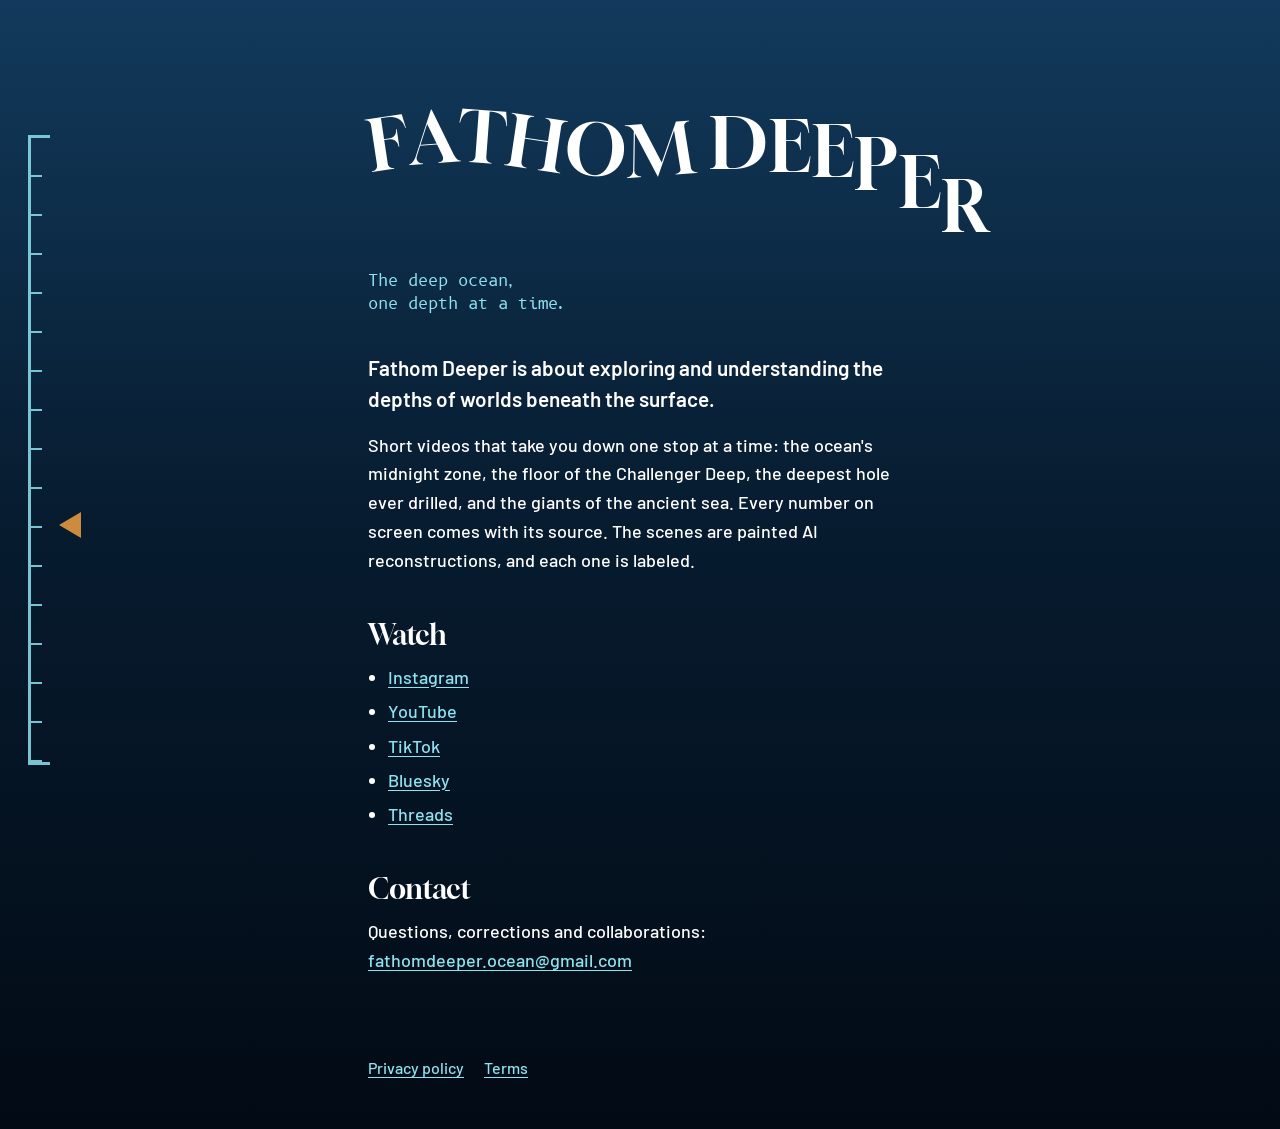
<file: index.html>
<!doctype html>
<html lang="en">
<head>
  <meta charset="utf-8">
  <meta name="viewport" content="width=device-width, initial-scale=1">
  <title>Fathom Deeper</title>
  <meta name="description" content="Fathom Deeper is about exploring and understanding the depths of worlds beneath the surface.">
  <link rel="stylesheet" href="style.css">
</head>
<body>
  <div class="gauge" aria-hidden="true"></div>
  <main>
    <h1 class="wordmark" aria-label="Fathom Deeper">
      <span aria-hidden="true"><span style="--r:-8.51deg">F</span><span style="--y:-0.087em;--r:-4.28deg">A</span><span style="--y:-0.087em;--r:4.28deg">T</span><span style="--r:8.51deg">H</span><span style="--y:0.087em;--r:4.28deg">O</span><span style="--y:0.087em;--r:-4.28deg">M</span>
      <span>D</span><span style="--y:0.04em">E</span><span style="--y:0.12em">E</span><span style="--y:0.3em">P</span><span style="--y:0.56em">E</span><span style="--y:0.9em">R</span></span>
    </h1>
    <p class="tagline">The deep ocean,<br>one depth at a time.</p>

    <p class="lede">Fathom Deeper is about exploring and understanding the depths of worlds beneath the surface.</p>
    <p>Short videos that take you down one stop at a time: the ocean's midnight zone, the floor of the Challenger Deep, the deepest hole ever drilled, and the giants of the ancient sea. Every number on screen comes with its source. The scenes are painted AI reconstructions, and each one is labeled.</p>

    <h2>Watch</h2>
    <ul>
      <li><a href="https://www.instagram.com/fathomdeeper/">Instagram</a></li>
      <li><a href="https://www.youtube.com/@fathomdeeper">YouTube</a></li>
      <li><a href="https://www.tiktok.com/@fathomdeeper">TikTok</a></li>
      <li><a href="https://bsky.app/profile/fathomdeeper.bsky.social">Bluesky</a></li>
      <li><a href="https://www.threads.com/@fathomdeeper">Threads</a></li>
    </ul>

    <h2>Contact</h2>
    <p>Questions, corrections and collaborations: <a href="mailto:fathomdeeper.ocean@gmail.com">fathomdeeper.ocean@gmail.com</a></p>
  </main>
  <footer class="site-footer">
    <p><a href="privacy.html">Privacy policy</a><a href="terms.html">Terms</a></p>
  </footer>
</body>
</html>
</file>
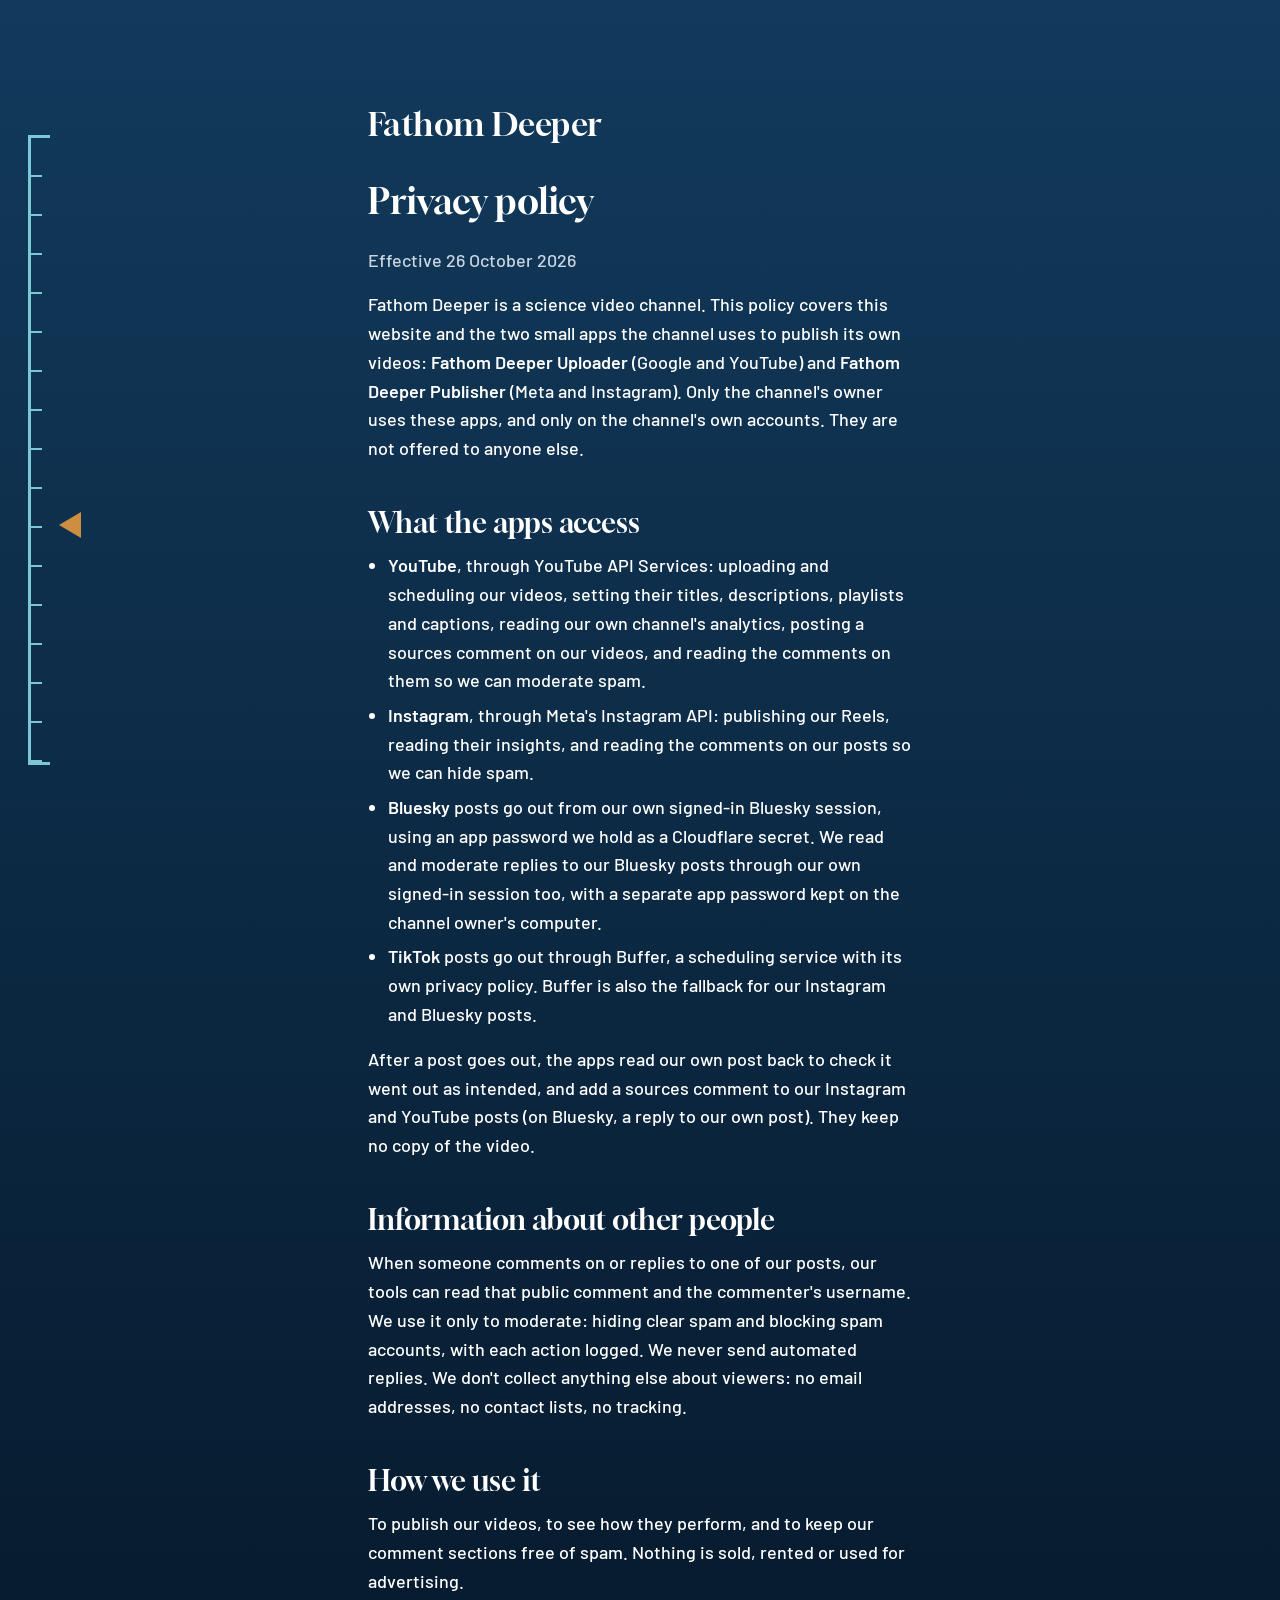
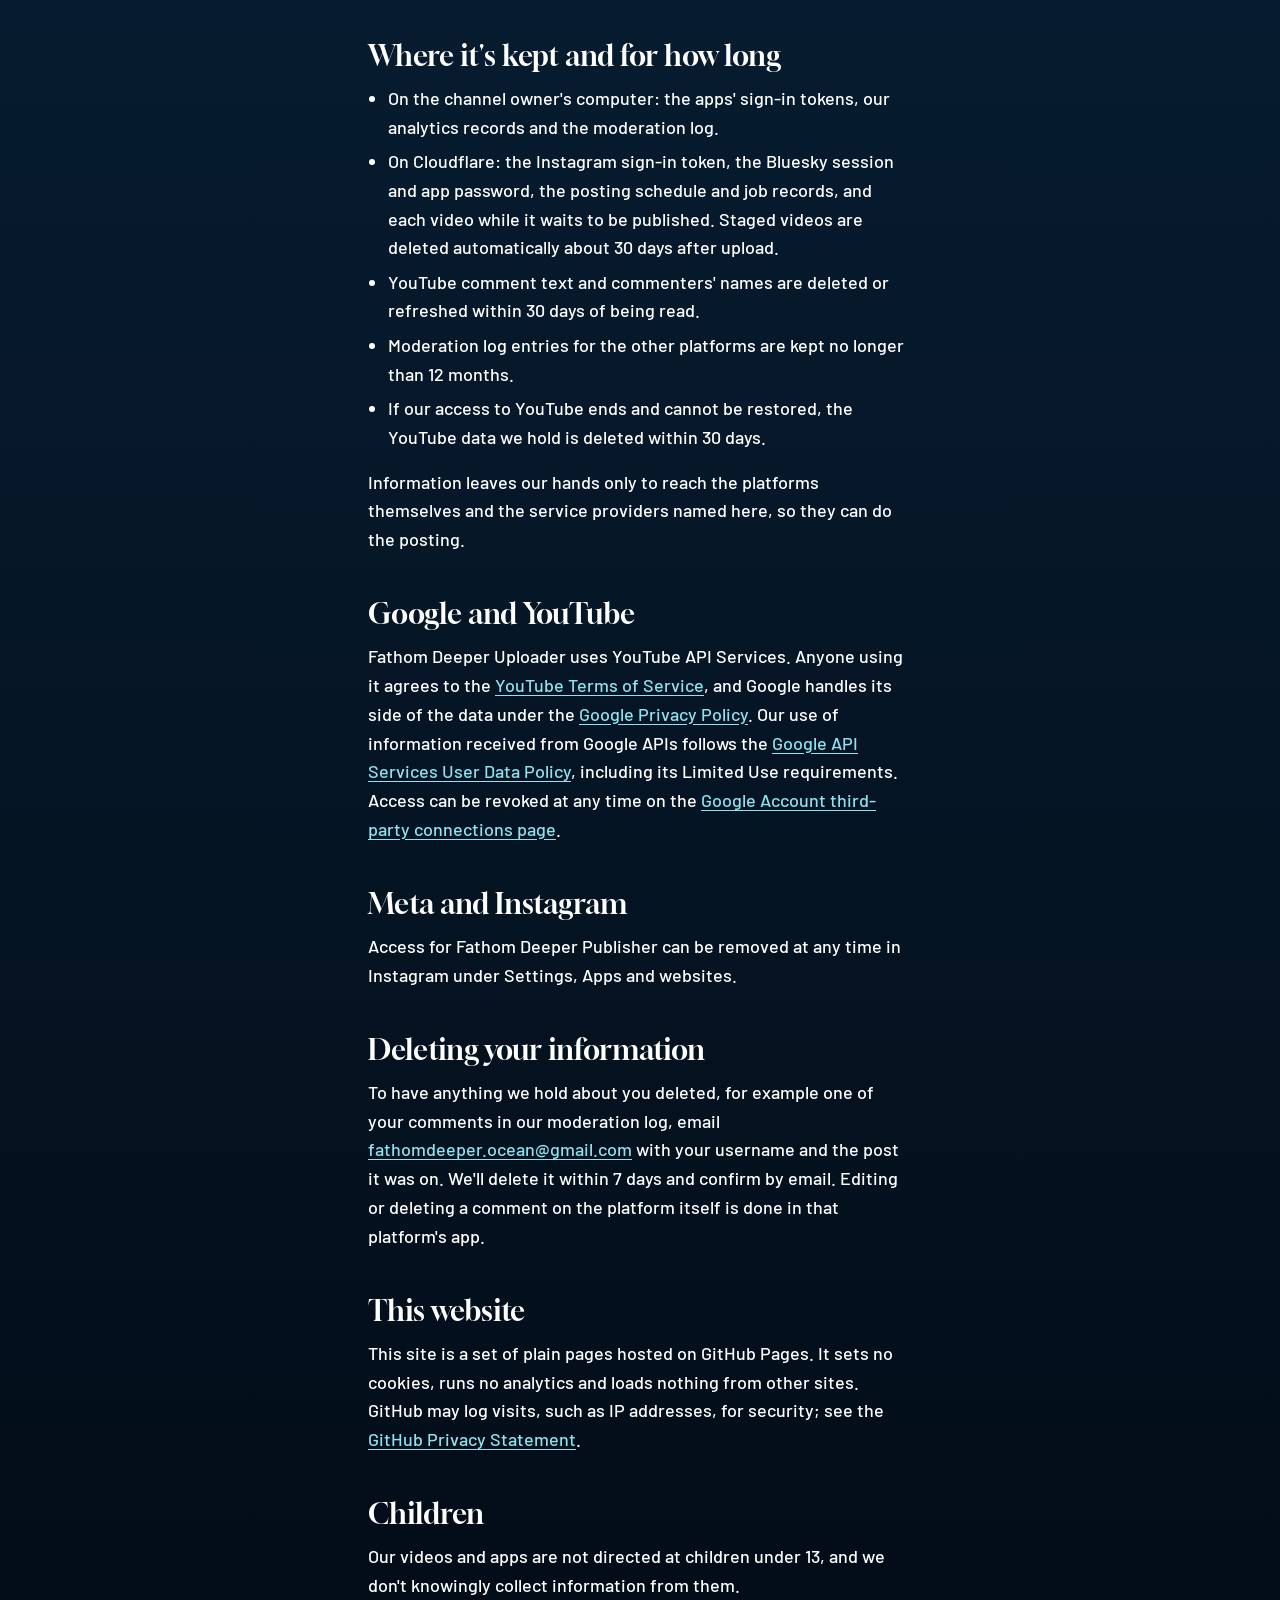
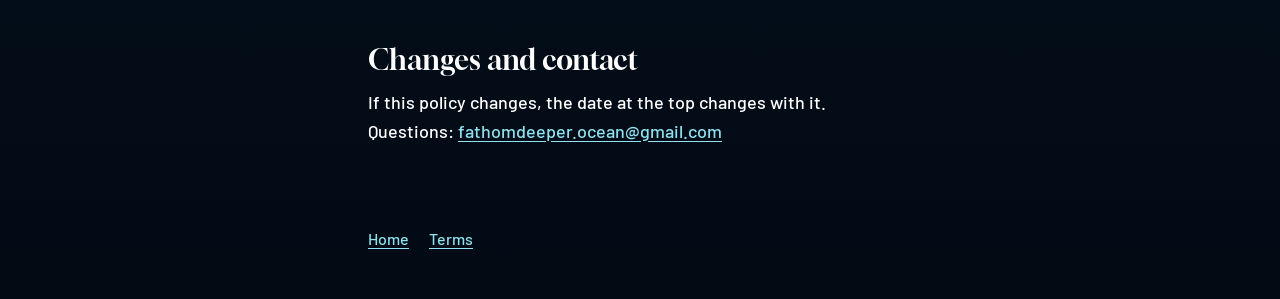
<file: privacy.html>
<!doctype html>
<html lang="en">
<head>
  <meta charset="utf-8">
  <meta name="viewport" content="width=device-width, initial-scale=1">
  <title>Privacy policy | Fathom Deeper</title>
  <meta name="description" content="How Fathom Deeper and its publishing apps handle information.">
  <link rel="stylesheet" href="style.css">
</head>
<body>
  <div class="gauge" aria-hidden="true"></div>
  <main>
    <p class="wordmark small"><a href="index.html">Fathom Deeper</a></p>
    <h1>Privacy policy</h1>
    <p class="updated">Effective 26 October 2026</p>

    <p>Fathom Deeper is a science video channel. This policy covers this website and the two small apps the channel uses to publish its own videos: <strong>Fathom Deeper Uploader</strong> (Google and YouTube) and <strong>Fathom Deeper Publisher</strong> (Meta and Instagram). Only the channel's owner uses these apps, and only on the channel's own accounts. They are not offered to anyone else.</p>

    <h2>What the apps access</h2>
    <ul>
      <li><strong>YouTube</strong>, through YouTube API Services: uploading and scheduling our videos, setting their titles, descriptions, playlists and captions, reading our own channel's analytics, posting a sources comment on our videos, and reading the comments on them so we can moderate spam.</li>
      <li><strong>Instagram</strong>, through Meta's Instagram API: publishing our Reels, reading their insights, and reading the comments on our posts so we can hide spam.</li>
      <li><strong>Bluesky</strong> posts go out from our own signed-in Bluesky session, using an app password we hold as a Cloudflare secret. We read and moderate replies to our Bluesky posts through our own signed-in session too, with a separate app password kept on the channel owner's computer.</li>
      <li><strong>TikTok</strong> posts go out through Buffer, a scheduling service with its own privacy policy. Buffer is also the fallback for our Instagram and Bluesky posts.</li>
    </ul>
    <p>After a post goes out, the apps read our own post back to check it went out as intended, and add a sources comment to our Instagram and YouTube posts (on Bluesky, a reply to our own post). They keep no copy of the video.</p>

    <h2>Information about other people</h2>
    <p>When someone comments on or replies to one of our posts, our tools can read that public comment and the commenter's username. We use it only to moderate: hiding clear spam and blocking spam accounts, with each action logged. We never send automated replies. We don't collect anything else about viewers: no email addresses, no contact lists, no tracking.</p>

    <h2>How we use it</h2>
    <p>To publish our videos, to see how they perform, and to keep our comment sections free of spam. Nothing is sold, rented or used for advertising.</p>

    <h2>Where it's kept and for how long</h2>
    <ul>
      <li>On the channel owner's computer: the apps' sign-in tokens, our analytics records and the moderation log.</li>
      <li>On Cloudflare: the Instagram sign-in token, the Bluesky session and app password, the posting schedule and job records, and each video while it waits to be published. Staged videos are deleted automatically about 30 days after upload.</li>
      <li>YouTube comment text and commenters' names are deleted or refreshed within 30 days of being read.</li>
      <li>Moderation log entries for the other platforms are kept no longer than 12 months.</li>
      <li>If our access to YouTube ends and cannot be restored, the YouTube data we hold is deleted within 30 days.</li>
    </ul>
    <p>Information leaves our hands only to reach the platforms themselves and the service providers named here, so they can do the posting.</p>

    <h2>Google and YouTube</h2>
    <p>Fathom Deeper Uploader uses YouTube API Services. Anyone using it agrees to the <a href="https://www.youtube.com/t/terms">YouTube Terms of Service</a>, and Google handles its side of the data under the <a href="https://policies.google.com/privacy">Google Privacy Policy</a>. Our use of information received from Google APIs follows the <a href="https://developers.google.com/terms/api-services-user-data-policy">Google API Services User Data Policy</a>, including its Limited Use requirements. Access can be revoked at any time on the <a href="https://myaccount.google.com/connections">Google Account third-party connections page</a>.</p>

    <h2>Meta and Instagram</h2>
    <p>Access for Fathom Deeper Publisher can be removed at any time in Instagram under Settings, Apps and websites.</p>

    <h2 id="deletion">Deleting your information</h2>
    <p>To have anything we hold about you deleted, for example one of your comments in our moderation log, email <a href="mailto:fathomdeeper.ocean@gmail.com">fathomdeeper.ocean@gmail.com</a> with your username and the post it was on. We'll delete it within 7 days and confirm by email. Editing or deleting a comment on the platform itself is done in that platform's app.</p>

    <h2>This website</h2>
    <p>This site is a set of plain pages hosted on GitHub Pages. It sets no cookies, runs no analytics and loads nothing from other sites. GitHub may log visits, such as IP addresses, for security; see the <a href="https://docs.github.com/en/site-policy/privacy-policies/github-general-privacy-statement">GitHub Privacy Statement</a>.</p>

    <h2>Children</h2>
    <p>Our videos and apps are not directed at children under 13, and we don't knowingly collect information from them.</p>

    <h2>Changes and contact</h2>
    <p>If this policy changes, the date at the top changes with it. Questions: <a href="mailto:fathomdeeper.ocean@gmail.com">fathomdeeper.ocean@gmail.com</a></p>
  </main>
  <footer class="site-footer">
    <p><a href="index.html">Home</a><a href="terms.html">Terms</a></p>
  </footer>
</body>
</html>
</file>
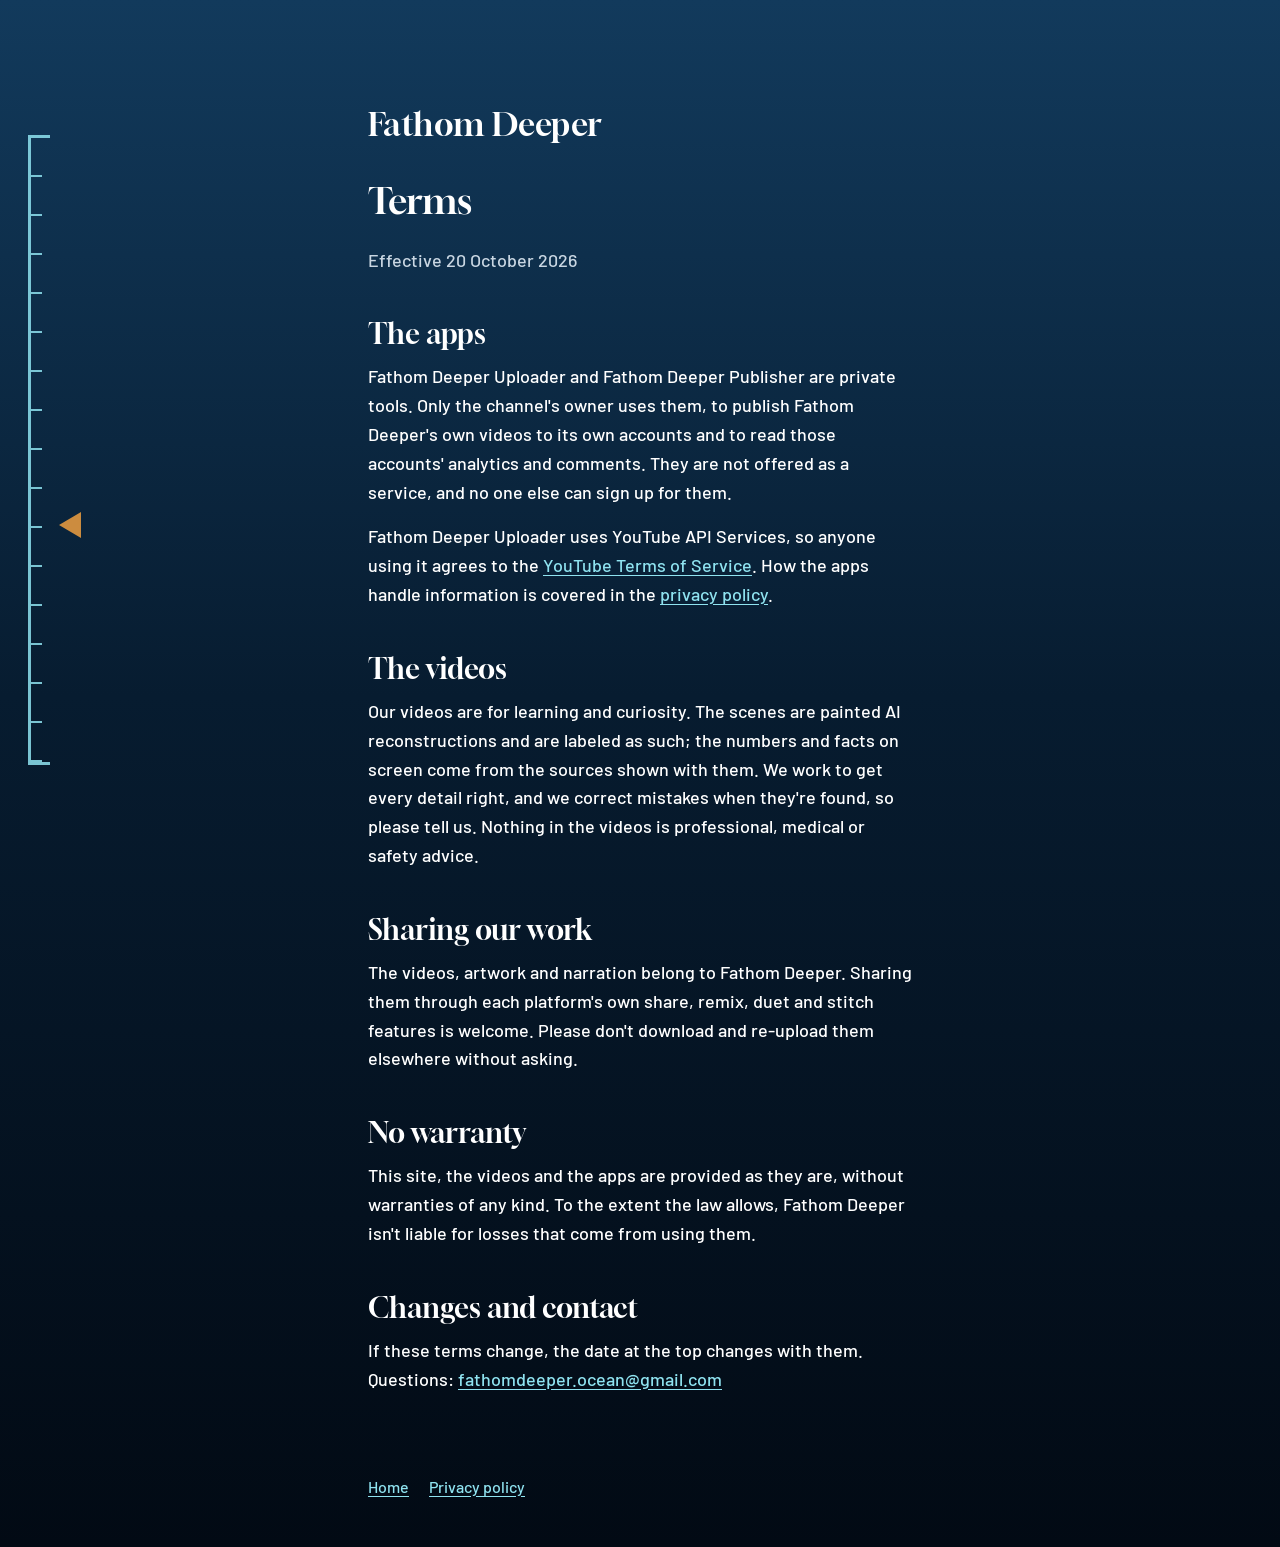
<file: terms.html>
<!doctype html>
<html lang="en">
<head>
  <meta charset="utf-8">
  <meta name="viewport" content="width=device-width, initial-scale=1">
  <title>Terms | Fathom Deeper</title>
  <meta name="description" content="Terms for Fathom Deeper's videos and publishing apps.">
  <link rel="stylesheet" href="style.css">
</head>
<body>
  <div class="gauge" aria-hidden="true"></div>
  <main>
    <p class="wordmark small"><a href="index.html">Fathom Deeper</a></p>
    <h1>Terms</h1>
    <p class="updated">Effective 20 October 2026</p>

    <h2>The apps</h2>
    <p>Fathom Deeper Uploader and Fathom Deeper Publisher are private tools. Only the channel's owner uses them, to publish Fathom Deeper's own videos to its own accounts and to read those accounts' analytics and comments. They are not offered as a service, and no one else can sign up for them.</p>
    <p>Fathom Deeper Uploader uses YouTube API Services, so anyone using it agrees to the <a href="https://www.youtube.com/t/terms">YouTube Terms of Service</a>. How the apps handle information is covered in the <a href="privacy.html">privacy policy</a>.</p>

    <h2>The videos</h2>
    <p>Our videos are for learning and curiosity. The scenes are painted AI reconstructions and are labeled as such; the numbers and facts on screen come from the sources shown with them. We work to get every detail right, and we correct mistakes when they're found, so please tell us. Nothing in the videos is professional, medical or safety advice.</p>

    <h2>Sharing our work</h2>
    <p>The videos, artwork and narration belong to Fathom Deeper. Sharing them through each platform's own share, remix, duet and stitch features is welcome. Please don't download and re-upload them elsewhere without asking.</p>

    <h2>No warranty</h2>
    <p>This site, the videos and the apps are provided as they are, without warranties of any kind. To the extent the law allows, Fathom Deeper isn't liable for losses that come from using them.</p>

    <h2>Changes and contact</h2>
    <p>If these terms change, the date at the top changes with them. Questions: <a href="mailto:fathomdeeper.ocean@gmail.com">fathomdeeper.ocean@gmail.com</a></p>
  </main>
  <footer class="site-footer">
    <p><a href="index.html">Home</a><a href="privacy.html">Privacy policy</a></p>
  </footer>
</body>
</html>
</file>
<file: style.css>
/* Fathom Deeper: the banner's water, type and gauge mark. Fonts are served from this site
   (OFL, licenses in fonts/), so a visit sends nothing to a third party. */

@font-face { font-family: "Gloock"; font-weight: 400; font-display: swap; src: url("fonts/gloock-400.woff2") format("woff2"); }
@font-face { font-family: "Barlow"; font-weight: 500; font-display: swap; src: url("fonts/barlow-500.woff2") format("woff2"); }
@font-face { font-family: "Barlow"; font-weight: 600; font-display: swap; src: url("fonts/barlow-600.woff2") format("woff2"); }
@font-face { font-family: "B612 Mono"; font-weight: 400; font-display: swap; src: url("fonts/b612-mono-400.woff2") format("woff2"); }

:root {
  --surface: #123a5c;
  --mid: #071c30;
  --deep: #020a14;
  --text: #ffffff;
  --soft: #c9d6e2;
  --cyan: #8fe3f0;
  --amber: #f0a040;
  --gutter: clamp(16px, 5vw, 48px);
}

* { box-sizing: border-box; }

html { background: var(--deep); color: var(--text); }

/* The page darkens the further down you read, like the descent in the videos. */
body {
  margin: 0;
  min-height: 100vh;
  background: linear-gradient(180deg, var(--surface) 0, var(--mid) 45%, var(--deep) 100%);
  font: 500 1.125rem/1.6 "Barlow", system-ui, sans-serif;
}

main, .site-footer {
  max-width: 40rem;
  margin: 0 auto;
  padding: 0 var(--gutter);
}

main { padding-top: clamp(48px, 12vh, 120px); padding-bottom: 64px; }

a { color: var(--cyan); text-underline-offset: 0.18em; }
a:hover { color: var(--text); }
a:focus-visible { outline: 2px solid var(--cyan); outline-offset: 3px; border-radius: 2px; }

h1, h2 { font-family: "Gloock", Georgia, serif; font-weight: 400; line-height: 1.15; }
h2 { font-size: 1.75rem; margin: 2.75rem 0 0.75rem; }
p, ul { margin: 0 0 1rem; }
ul { padding-left: 1.25rem; }
li { margin-bottom: 0.35rem; }

/* The wordmark: FATHOM rides a swell, DEEPER falls away letter by letter (as on the banner). */
/* The name is about 9 em wide, so it is sized to the column; DEEPER's last letter drops 0.9 em,
   hence the bottom margin in em. */
.wordmark {
  font-family: "Gloock", Georgia, serif;
  font-weight: 400;
  font-size: min(4.4rem, calc((100vw - 2 * var(--gutter)) / 9.3));
  line-height: 1;
  letter-spacing: 0.013em;
  margin: 0 0 1.3em;
  white-space: nowrap;
}
.wordmark a { color: inherit; text-decoration: none; }
.wordmark span span { display: inline-block; transform: translateY(var(--y, 0)) rotate(var(--r, 0deg)); }
.wordmark.small { font-size: 2rem; margin-bottom: 40px; }

.tagline {
  font-family: "B612 Mono", ui-monospace, monospace;
  color: var(--cyan);
  font-size: 1rem;
  line-height: 1.45;
  margin-bottom: 2.25rem;
}

.lede { font-size: 1.3rem; line-height: 1.5; font-weight: 600; }
.updated { color: var(--soft); }

.site-footer {
  padding-bottom: 48px;
  color: var(--soft);
  font-size: 1rem;
}
.site-footer p { margin: 0; }
.site-footer a { margin-right: 1.25rem; }

/* The banner's gauge down the left edge; on wide screens the pointer sinks as you scroll. */
.gauge {
  position: fixed;
  left: 28px;
  top: 15vh;
  height: 70vh;
  width: 22px;
  border-left: 3px solid var(--cyan);
  border-top: 3px solid var(--cyan);
  border-bottom: 3px solid var(--cyan);
  background: repeating-linear-gradient(180deg, transparent 0 calc(6.25% - 2px), var(--cyan) calc(6.25% - 2px) 6.25%) left / 11px 100% no-repeat;
  opacity: 0.85;
}
.gauge::after {
  content: "";
  position: absolute;
  left: 28px;
  top: 62%;
  translate: 0 -50%;
  border-top: 13px solid transparent;
  border-bottom: 13px solid transparent;
  border-right: 22px solid var(--amber);
  animation: sink linear both;
  animation-timeline: scroll(root);
}
@keyframes sink { from { top: 0; } to { top: 100%; } }
@supports not (animation-timeline: scroll()) { .gauge::after { animation: none; } }
@media (prefers-reduced-motion: reduce) { .gauge::after { animation: none; } }
@media (max-width: 900px) { .gauge { display: none; } }
</file>
